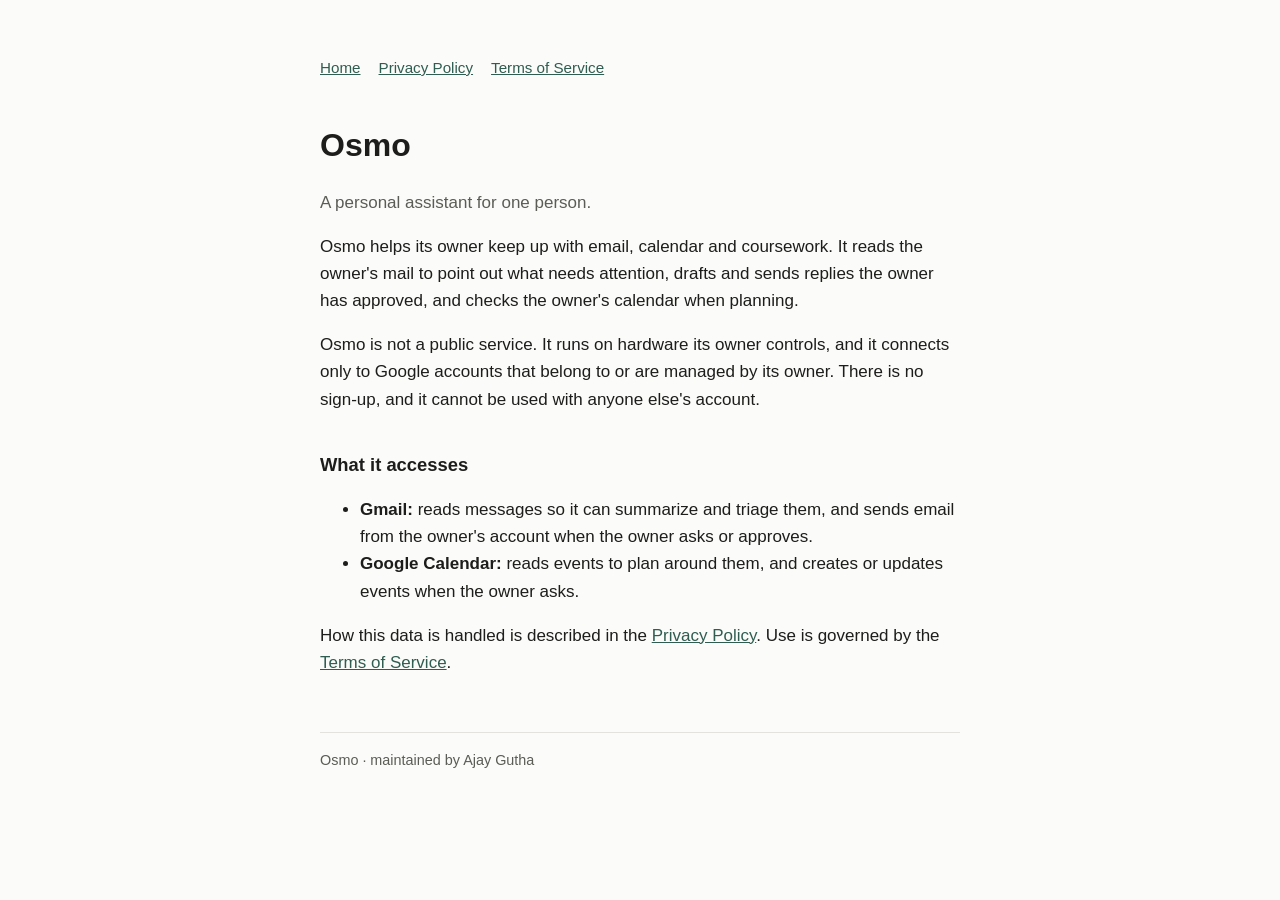
<file: index.html>
<!doctype html>
<html lang="en">
<head>
<meta charset="utf-8">
<meta name="viewport" content="width=device-width, initial-scale=1">
<title>Osmo</title>
<meta name="description" content="Osmo is a personal assistant that helps its owner manage email, calendar and coursework.">
<link rel="stylesheet" href="style.css">
</head>
<body>
<main>
<nav><a href="./">Home</a><a href="privacy.html">Privacy Policy</a><a href="terms.html">Terms of Service</a></nav>
<h1>Osmo</h1>
<p class="muted">A personal assistant for one person.</p>

<p>Osmo helps its owner keep up with email, calendar and coursework. It reads the owner's mail to point
out what needs attention, drafts and sends replies the owner has approved, and checks the owner's
calendar when planning.</p>

<p>Osmo is not a public service. It runs on hardware its owner controls, and it connects only to
Google accounts that belong to or are managed by its owner. There is no sign-up, and it cannot be used
with anyone else's account.</p>

<h2>What it accesses</h2>
<ul>
<li><strong>Gmail:</strong> reads messages so it can summarize and triage them, and sends email from the
owner's account when the owner asks or approves.</li>
<li><strong>Google Calendar:</strong> reads events to plan around them, and creates or updates events
when the owner asks.</li>
</ul>
<p>How this data is handled is described in the <a href="privacy.html">Privacy Policy</a>. Use is governed by the <a href="terms.html">Terms of Service</a>.</p>

<footer>Osmo · maintained by Ajay Gutha</footer>
</main>
</body>
</html>
</file>
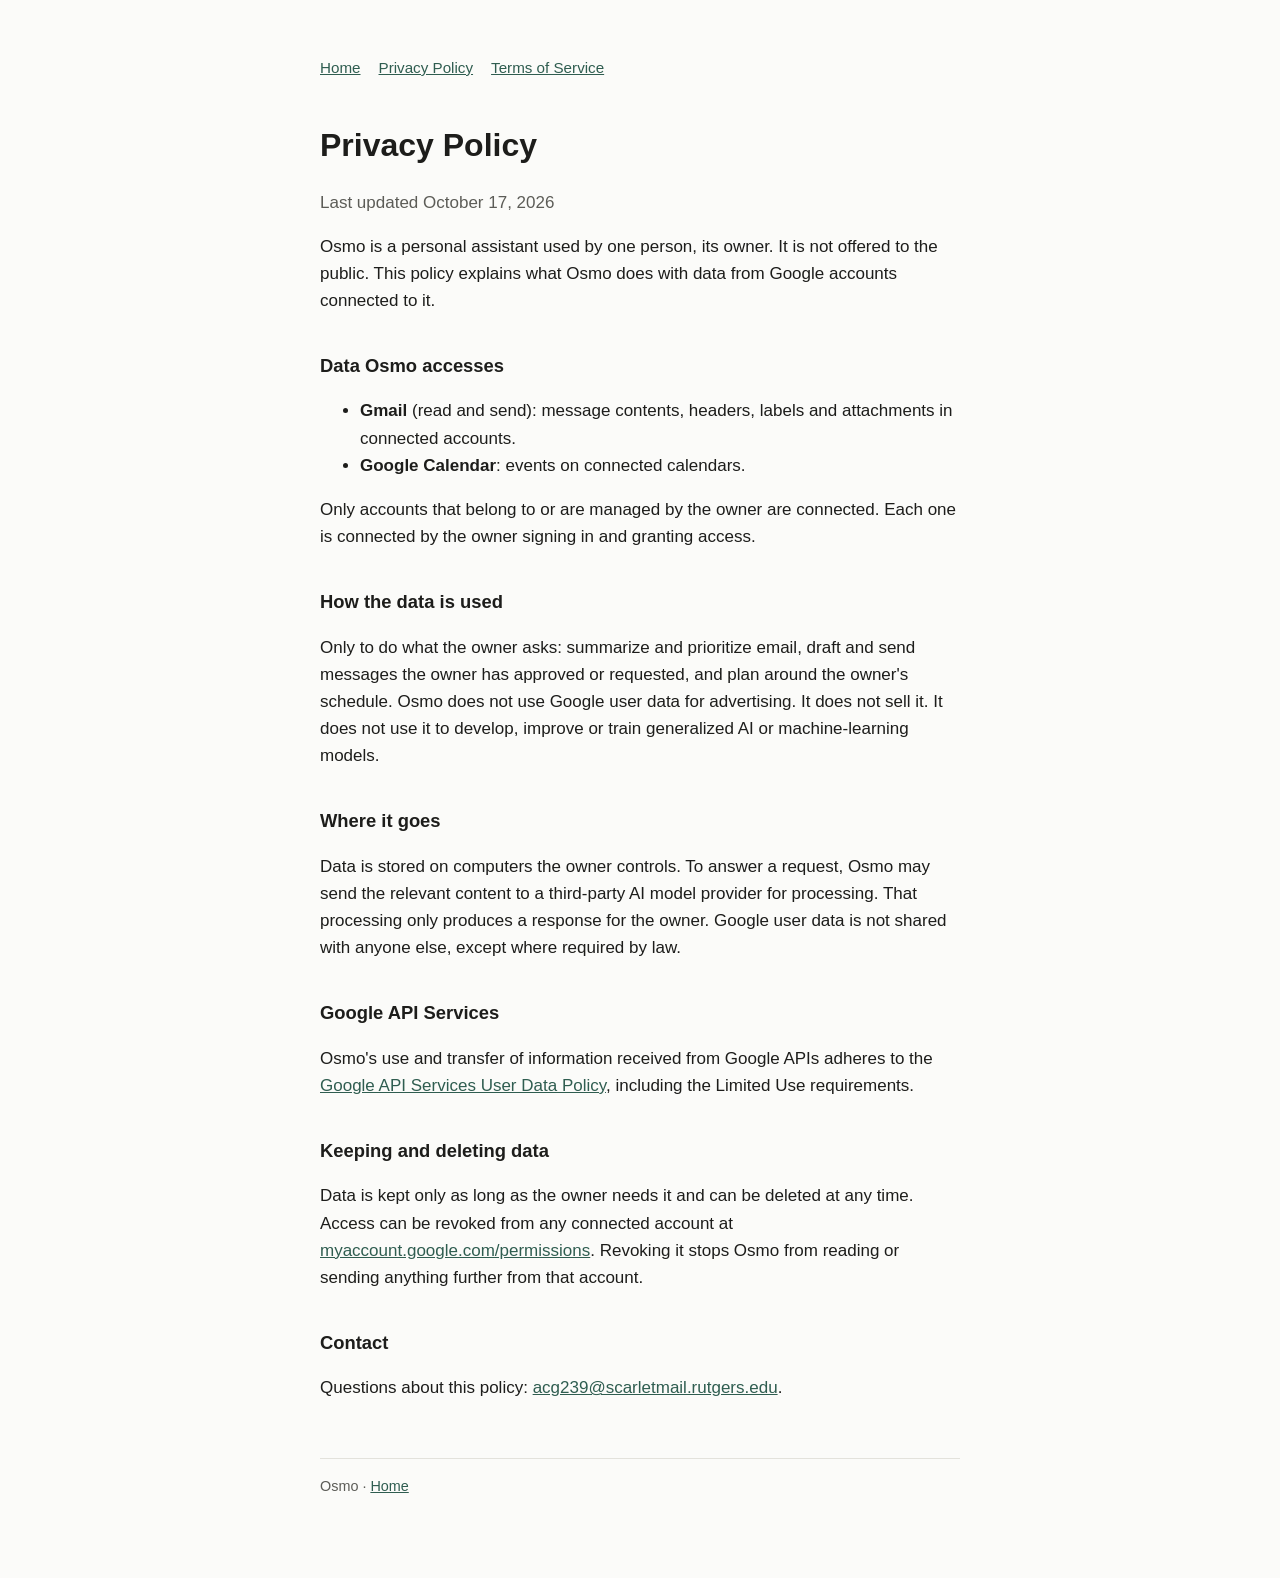
<file: privacy.html>
<!doctype html>
<html lang="en">
<head>
<meta charset="utf-8">
<meta name="viewport" content="width=device-width, initial-scale=1">
<title>Osmo Privacy Policy</title>
<link rel="stylesheet" href="style.css">
</head>
<body>
<main>
<nav><a href="./">Home</a><a href="privacy.html">Privacy Policy</a><a href="terms.html">Terms of Service</a></nav>
<h1>Privacy Policy</h1>
<p class="muted">Last updated October 17, 2026</p>

<p>Osmo is a personal assistant used by one person, its owner. It is not offered to the public. This
policy explains what Osmo does with data from Google accounts connected to it.</p>

<h2>Data Osmo accesses</h2>
<ul>
<li><strong>Gmail</strong> (read and send): message contents, headers, labels and attachments in connected
accounts.</li>
<li><strong>Google Calendar</strong>: events on connected calendars.</li>
</ul>
<p>Only accounts that belong to or are managed by the owner are connected. Each one is connected by
the owner signing in and granting access.</p>

<h2>How the data is used</h2>
<p>Only to do what the owner asks: summarize and prioritize email, draft and send messages the owner
has approved or requested, and plan around the owner's schedule. Osmo does not use Google user data for
advertising. It does not sell it. It does not use it to develop, improve or train generalized AI or
machine-learning models.</p>

<h2>Where it goes</h2>
<p>Data is stored on computers the owner controls. To answer a request, Osmo may send the relevant
content to a third-party AI model provider for processing. That processing only produces a response for
the owner. Google user data is not shared with anyone else, except where required by law.</p>

<h2>Google API Services</h2>
<p>Osmo's use and transfer of information received from Google APIs adheres to the
<a href="https://developers.google.com/terms/api-services-user-data-policy">Google API Services User Data
Policy</a>, including the Limited Use requirements.</p>

<h2>Keeping and deleting data</h2>
<p>Data is kept only as long as the owner needs it and can be deleted at any time. Access can be revoked
from any connected account at
<a href="https://myaccount.google.com/permissions">myaccount.google.com/permissions</a>. Revoking it stops
Osmo from reading or sending anything further from that account.</p>

<h2>Contact</h2>
<p>Questions about this policy: <a href="mailto:acg239@scarletmail.rutgers.edu">acg239@scarletmail.rutgers.edu</a>.</p>

<footer>Osmo · <a href="./">Home</a></footer>
</main>
</body>
</html>
</file>
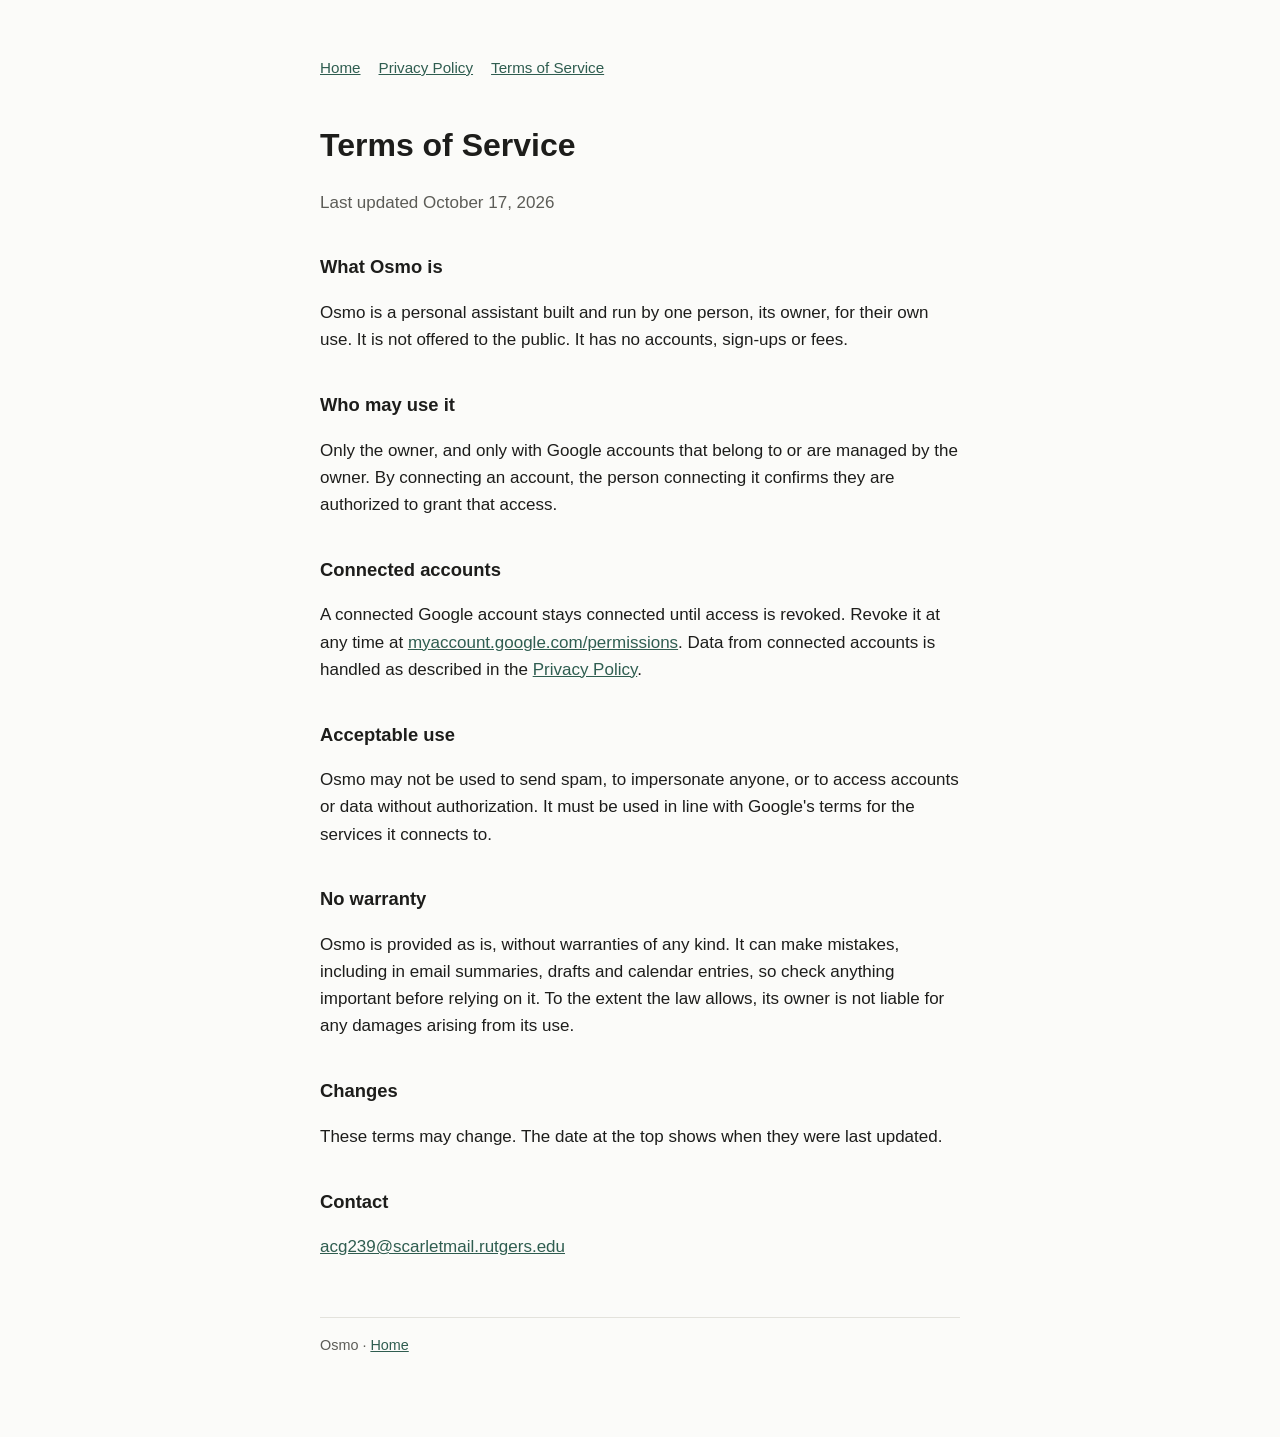
<file: terms.html>
<!doctype html>
<html lang="en">
<head>
<meta charset="utf-8">
<meta name="viewport" content="width=device-width, initial-scale=1">
<title>Osmo Terms of Service</title>
<link rel="stylesheet" href="style.css">
</head>
<body>
<main>
<nav><a href="./">Home</a><a href="privacy.html">Privacy Policy</a><a href="terms.html">Terms of Service</a></nav>
<h1>Terms of Service</h1>
<p class="muted">Last updated October 17, 2026</p>

<h2>What Osmo is</h2>
<p>Osmo is a personal assistant built and run by one person, its owner, for their own use. It is not
offered to the public. It has no accounts, sign-ups or fees.</p>

<h2>Who may use it</h2>
<p>Only the owner, and only with Google accounts that belong to or are managed by the owner. By
connecting an account, the person connecting it confirms they are authorized to grant that access.</p>

<h2>Connected accounts</h2>
<p>A connected Google account stays connected until access is revoked. Revoke it at any time at
<a href="https://myaccount.google.com/permissions">myaccount.google.com/permissions</a>. Data from
connected accounts is handled as described in the <a href="privacy.html">Privacy Policy</a>.</p>

<h2>Acceptable use</h2>
<p>Osmo may not be used to send spam, to impersonate anyone, or to access accounts or data without
authorization. It must be used in line with Google's terms for the services it connects to.</p>

<h2>No warranty</h2>
<p>Osmo is provided as is, without warranties of any kind. It can make mistakes, including in email
summaries, drafts and calendar entries, so check anything important before relying on it. To the extent
the law allows, its owner is not liable for any damages arising from its use.</p>

<h2>Changes</h2>
<p>These terms may change. The date at the top shows when they were last updated.</p>

<h2>Contact</h2>
<p><a href="mailto:acg239@scarletmail.rutgers.edu">acg239@scarletmail.rutgers.edu</a></p>

<footer>Osmo · <a href="./">Home</a></footer>
</main>
</body>
</html>
</file>
<file: style.css>
:root{--bg:#fbfbf9;--fg:#1d1d1b;--muted:#5c5c57;--line:#e3e2dc;--accent:#2f5d50}
@media (prefers-color-scheme:dark){:root{--bg:#161614;--fg:#ecebe6;--muted:#a3a29b;--line:#2e2d29;--accent:#8cc3b1}}
*{box-sizing:border-box}
body{margin:0;background:var(--bg);color:var(--fg);font:17px/1.6 -apple-system,BlinkMacSystemFont,"Segoe UI",Roboto,sans-serif}
main{max-width:680px;margin:0 auto;padding:56px 20px 80px}
h1{font-size:2rem;margin:0 0 4px}h2{font-size:1.15rem;margin:2em 0 .4em}
p,li{color:var(--fg)}.muted{color:var(--muted)}
a{color:var(--accent)}
nav{display:flex;gap:18px;margin:0 0 40px;font-size:.95rem}
footer{margin-top:56px;padding-top:16px;border-top:1px solid var(--line);font-size:.9rem;color:var(--muted)}
</file>
